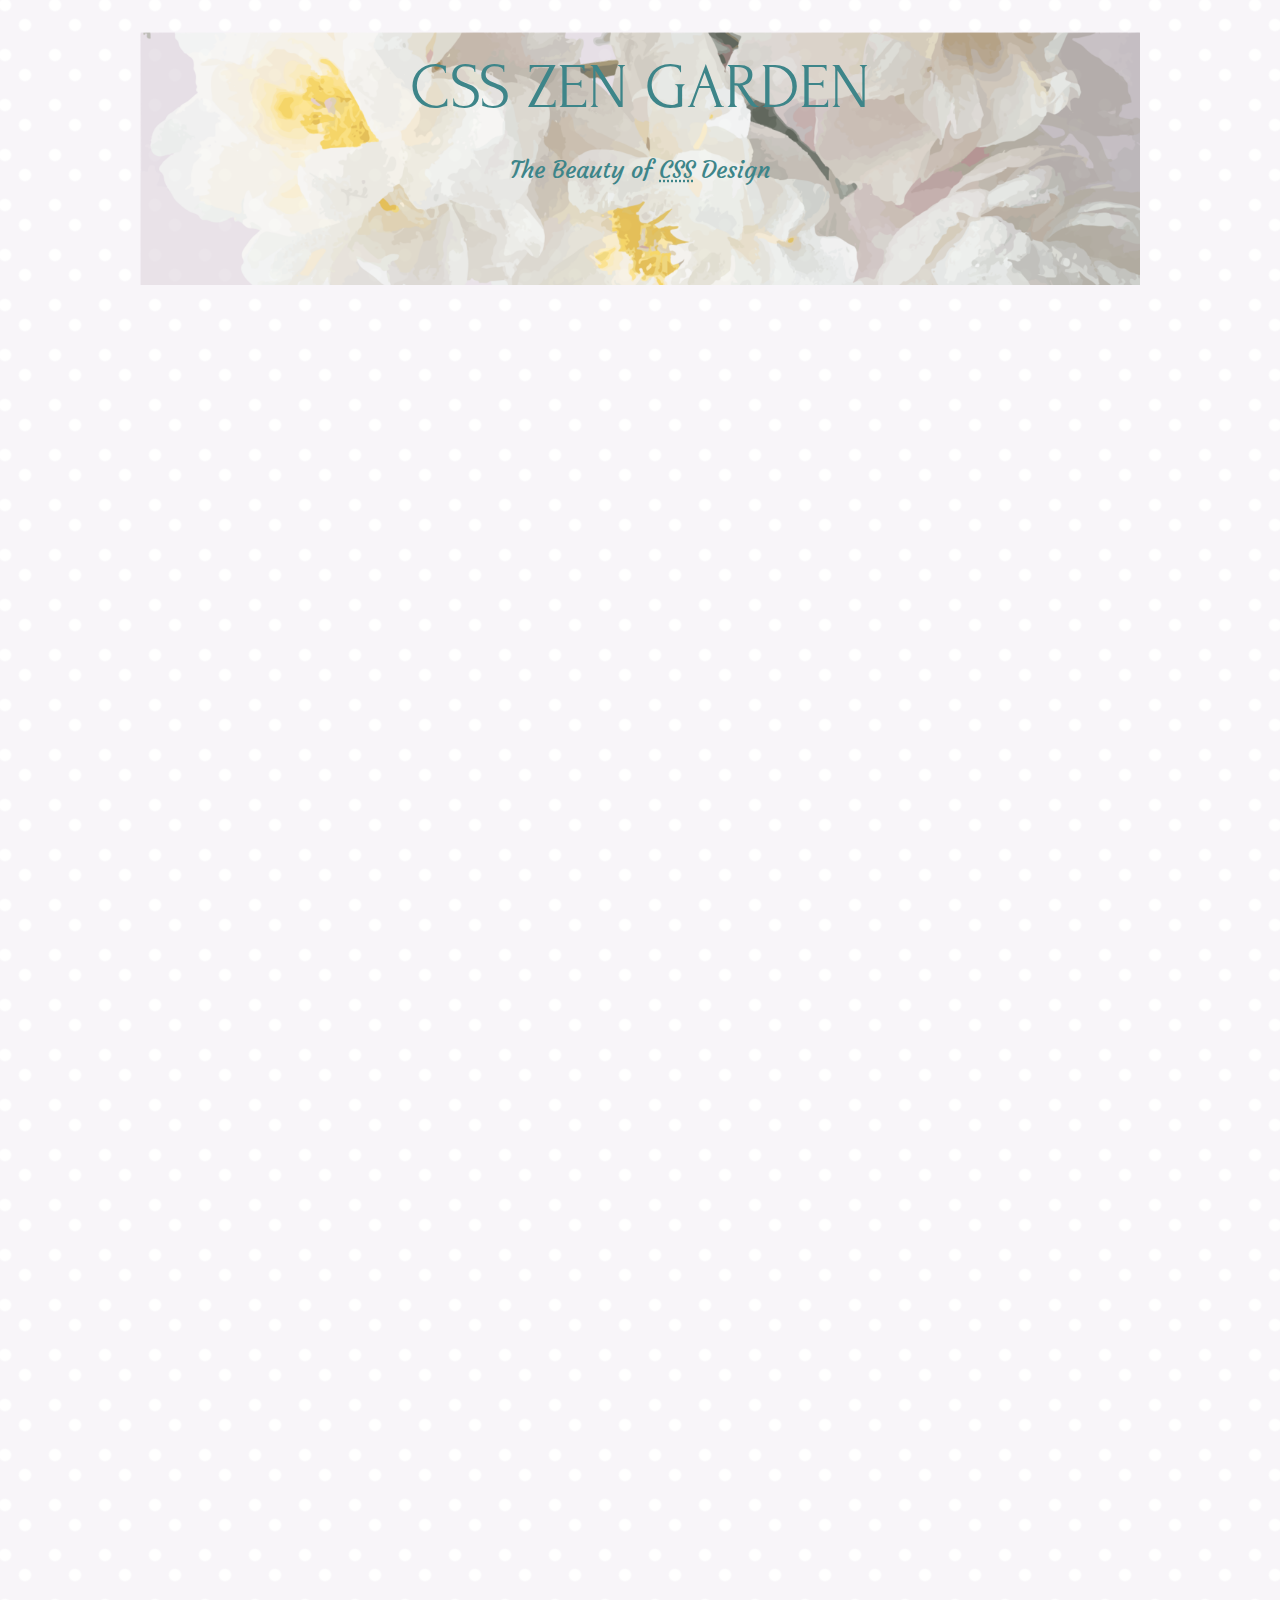
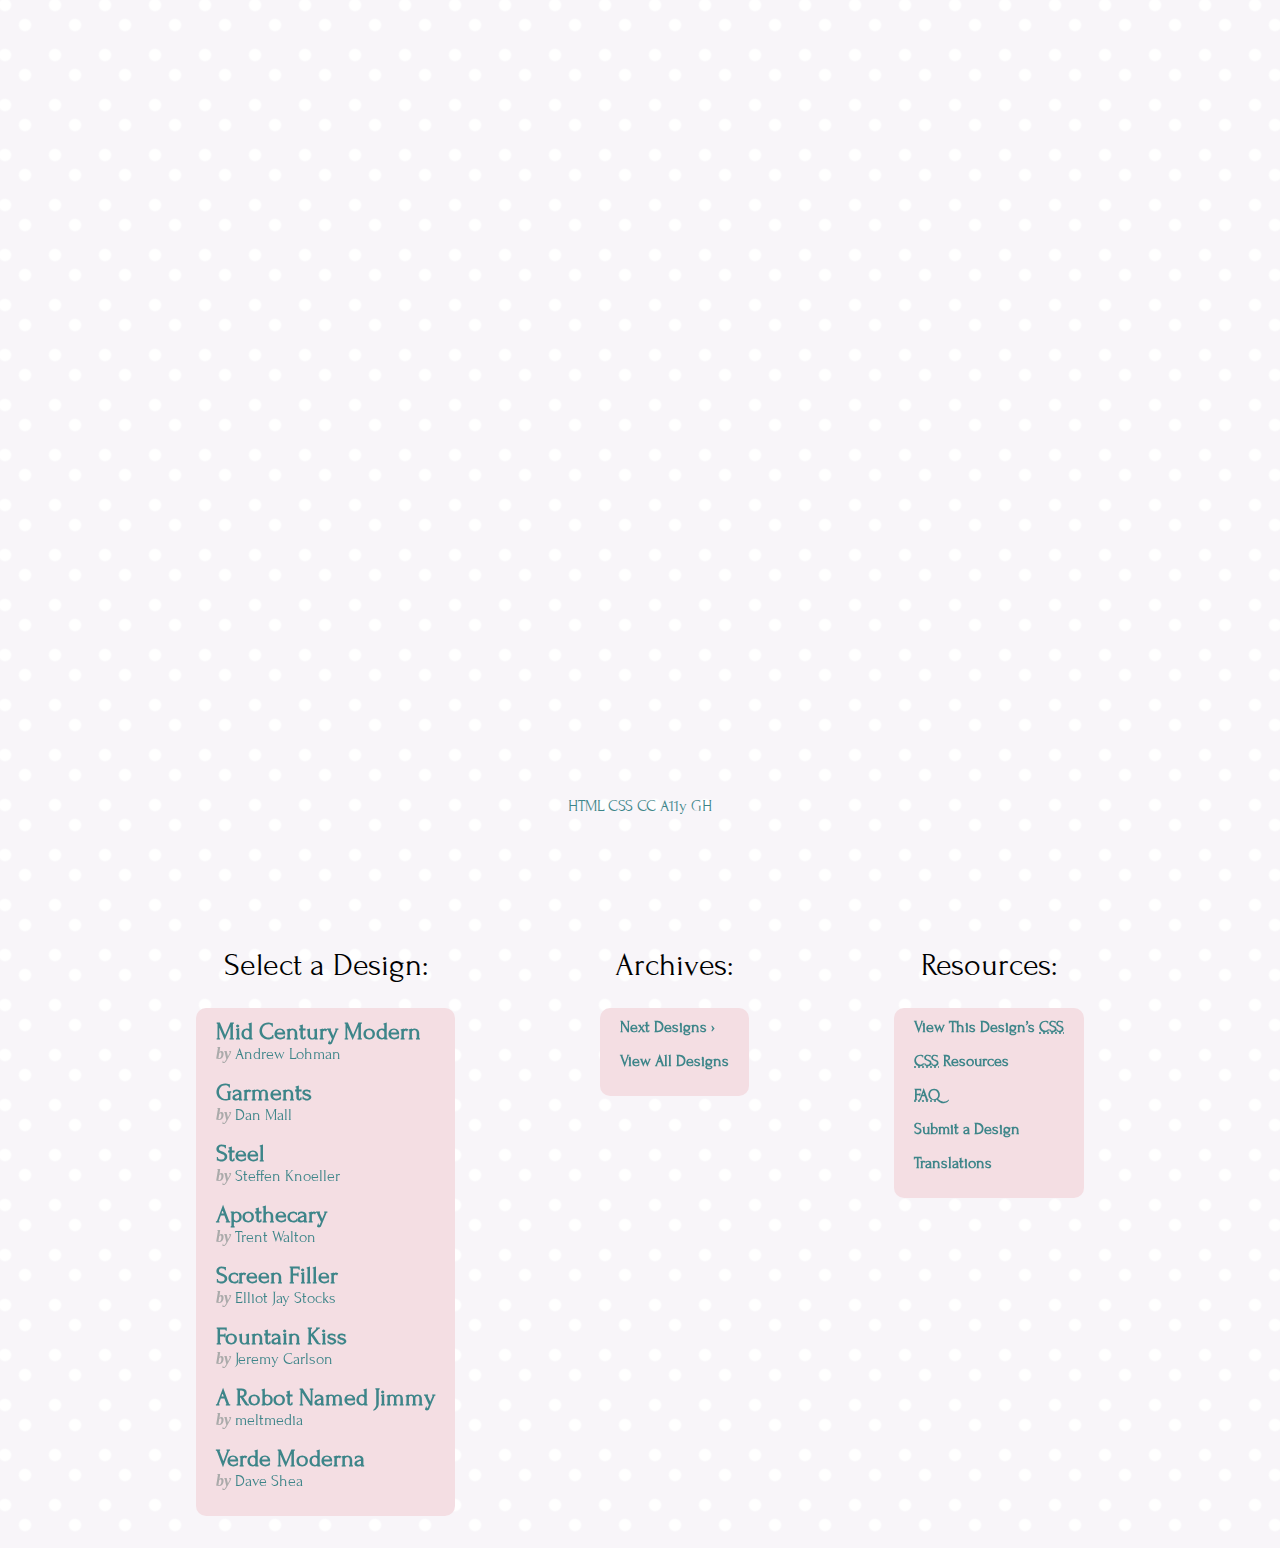
<file: florals/index.html>
<!DOCTYPE html>
<html lang="en">
  <head>
    <meta charset="UTF-8" />
    <meta name="viewport" content="width=device-width, initial-scale=1.0" />
    <title>Zen style guide</title>
    <link rel="stylesheet" href="style.css" />
  </head>
  <body>
    <div class="page-wraher">
      <section class="intro" id="zen-intro">
        <header role="banner">
          <h1>CSS Zen Garden</h1>
          <h2>
            The Beauty of <abbr title="Cascading Style Sheets">CSS</abbr> Design
          </h2>
        </header>

        <div class="summary" id="zen-summary" role="article">
          <p>
            A demonstration of what can be accomplished through
            <abbr title="Cascading Style Sheets">CSS</abbr>-based design. Select
            any style sheet from the list to load it into this page.
          </p>
          <p>
            Download the example
            <a
              href="/examples/index"
              title="This page's source HTML code, not to be modified."
              >html file</a
            >
            and
            <a
              href="/examples/style.css"
              title="This page's sample CSS, the file you may modify."
              >css file</a
            >
          </p>
        </div>
      </section>
        <div class="preamble" id="zen-preamble" role="article">
          <h3>The Road to Enlightenment</h3>
          <p>
            Littering a dark and dreary road lay the past relics of
            browser-specific tags, incompatible
            <abbr title="Document Object Model">DOM</abbr>s, broken
            <abbr title="Cascading Style Sheets">CSS</abbr> support, and
            abandoned browsers.
          </p>
          <p>
            We must clear the mind of the past. Web enlightenment has been
            achieved thanks to the tireless efforts of folk like the
            <abbr title="World Wide Web Consortium">W3C</abbr>,
            <abbr title="Web Standards Project">WaSP</abbr>, and the major
            browser creators.
          </p>
          <p>
            The CSS Zen Garden invites you to relax and meditate on the
            important lessons of the masters. Begin to see with clarity. Learn
            to use the time-honored techniques in new and invigorating fashion.
            Become one with the web.
          </p>
        </div>

  
      <div class="mainsupporting" id="zen-supporting" role="main">
        <div class="explanation" id="zen-explanation" role="article">
          <h3>So What is This About?</h3>
          <p>
            There is a continuing need to show the power of
            <abbr title="Cascading Style Sheets">CSS</abbr>. The Zen Garden aims
            to excite, inspire, and encourage participation. To begin, view some
            of the existing designs in the list. Clicking on any one will load
            the style sheet into this very page. The
            <abbr title="HyperText Markup Language">HTML</abbr> remains the
            same, the only thing that has changed is the external
            <abbr title="Cascading Style Sheets">CSS</abbr> file. Yes, really.
          </p>
          <p>
            <abbr title="Cascading Style Sheets">CSS</abbr> allows complete and
            total control over the style of a hypertext document. The only way
            this can be illustrated in a way that gets people excited is by
            demonstrating what it can truly be, once the reins are placed in the
            hands of those able to create beauty from structure. Designers and
            coders alike have contributed to the beauty of the web; we can
            always push it further.
          </p>
        </div>


        <div class="participation" id="zen-participation" role="article">
          <h3>Participation</h3>
          <p>
            Strong visual design has always been our focus. You are modifying
            this page, so strong
            <abbr title="Cascading Style Sheets">CSS</abbr> skills are necessary
            too, but the example files are commented well enough that even
            <abbr title="Cascading Style Sheets">CSS</abbr> novices can use them
            as starting points. Please see the
            <a
              href="http://www.mezzoblue.com/zengarden/resources/"
              title="A listing of CSS-related resources"
              ><abbr title="Cascading Style Sheets">CSS</abbr> Resource Guide</a
            >
            for advanced tutorials and tips on working with
            <abbr title="Cascading Style Sheets">CSS</abbr>.
          </p>
          <p>
            You may modify the style sheet in any way you wish, but not the
            <abbr title="HyperText Markup Language">HTML</abbr>. This may seem
            daunting at first if you&#8217;ve never worked this way before, but
            follow the listed links to learn more, and use the sample files as a
            guide.
          </p>
          <p>
            Download the sample
            <a
              href="/examples/index"
              title="This page's source HTML code, not to be modified."
              >HTML</a
            >
            and
            <a
              href="/examples/style.css"
              title="This page's sample CSS, the file you may modify."
              >CSS</a
            >
            to work on a copy locally. Once you have completed your masterpiece
            (and please, don&#8217;t submit half-finished work) upload your
            <abbr title="Cascading Style Sheets">CSS</abbr> file to a web server
            under your control.
            <a
              href="http://www.mezzoblue.com/zengarden/submit/"
              title="Use the contact form to send us your CSS file"
              >Send us a link</a
            >
            to an archive of that file and all associated assets, and if we
            choose to use it we will download it and place it on our server.
          </p>
        </div>


        <div class="benefits" id="zen-benefits" role="article">
          <h3>Benefits</h3>
          <p>
            Why participate? For recognition, inspiration, and a resource we can
            all refer to showing people how amazing
            <abbr title="Cascading Style Sheets">CSS</abbr> really can be. This
            site serves as equal parts inspiration for those working on the web
            today, learning tool for those who will be tomorrow, and gallery of
            future techniques we can all look forward to.
          </p>
        </div>


        <div class="requirements" id="zen-requirements" role="article">
          
          <h3>Requirements</h3>
          <p>
            Where possible, we would like to see mostly
            <abbr title="Cascading Style Sheets, levels 1 and 2"
              >CSS 1 &amp; 2</abbr
            >
            usage.
            <abbr title="Cascading Style Sheets, levels 3 and 4"
              >CSS 3 &amp; 4</abbr
            >
            should be limited to widely-supported elements only, or strong
            fallbacks should be provided. The CSS Zen Garden is about
            functional, practical
            <abbr title="Cascading Style Sheets">CSS</abbr> and not the latest
            bleeding-edge tricks viewable by 2% of the browsing public. The only
            real requirement we have is that your
            <abbr title="Cascading Style Sheets">CSS</abbr> validates.
          </p>
          <p>
            Luckily, designing this way shows how well various browsers have
            implemented <abbr title="Cascading Style Sheets">CSS</abbr> by now.
            When sticking to the guidelines you should see fairly consistent
            results across most modern browsers. Due to the sheer number of user
            agents on the web these days &#8212; especially when you factor in
            mobile &#8212; pixel-perfect layouts may not be possible across
            every platform. That&#8217;s okay, but do test in as many as you
            can. Your design should work in at least IE9+ and the latest Chrome,
            Firefox, iOS and Android browsers (run by over 90% of the
            population).
          </p>
          <p>
            We ask that you submit original artwork. Please respect copyright
            laws. Please keep objectionable material to a minimum, and try to
            incorporate unique and interesting visual themes to your work.
            We&#8217;re well past the point of needing another garden-related
            design.
          </p>
          <p>
            This is a learning exercise as well as a demonstration. You retain
            full copyright on your graphics (with limited exceptions, see
            <a href="http://www.mezzoblue.com/zengarden/submit/guidelines/"
              >submission guidelines</a
            >), but we ask you release your
            <abbr title="Cascading Style Sheets">CSS</abbr> under a Creative
            Commons license identical to the
            <a
              href="http://creativecommons.org/licenses/by-nc-sa/3.0/"
              title="View the Zen Garden's license information."
              >one on this site</a
            >
            so that others may learn from your work.
          </p>
          <p role="contentinfo">
            By <a href="http://www.mezzoblue.com/">Dave Shea</a>. Bandwidth
            graciously donated by
            <a href="http://www.mediatemple.net/">mediatemple</a>. Now
            available:
            <a
              href="http://www.amazon.com/exec/obidos/ASIN/0321303474/mezzoblue-20/"
              >Zen Garden, the book</a
            >.
          </p>
          
        </div>
    
        <footer>
          <a
            href="http://validator.w3.org/check/referer"
            title="Check the validity of this site&#8217;s HTML"
            class="zen-validate-html"
            >HTML</a
          >
          <a
            href="http://jigsaw.w3.org/css-validator/check/referer"
            title="Check the validity of this site&#8217;s CSS"
            class="zen-validate-css"
            >CSS</a
          >
          <a
            href="http://creativecommons.org/licenses/by-nc-sa/3.0/"
            title="View the Creative Commons license of this site: Attribution-NonCommercial-ShareAlike."
            class="zen-license"
            >CC</a
          >
          <a
            href="http://mezzoblue.com/zengarden/faq/#aaa"
            title="Read about the accessibility of this site"
            class="zen-accessibility"
            >A11y</a
          >
          <a
            href="https://github.com/mezzoblue/csszengarden.com"
            title="Fork this site on Github"
            class="zen-github"
            >GH</a
          >
        </footer>
      <!-- </div> -->
    </div>

      <aside class="sidebar" role="complementary">
        <div class="wrapper">

          <div class="design-selection" id="design-selection">
            <div class="content">
              <h3 class="select">Select a Design:</h3>
            <nav role="navigation">
              <ul>
                <li>
                  <a href="/221/" class="design-name">Mid Century Modern</a> by
                  <a href="http://andrewlohman.com/" class="designer-name"
                    >Andrew Lohman</a
                  >
                </li>
                <li>
                  <a href="/220/" class="design-name">Garments</a> by
                  <a href="http://danielmall.com/" class="designer-name"
                    >Dan Mall</a
                  >
                </li>
                <li>
                  <a href="/219/" class="design-name">Steel</a> by
                  <a href="http://steffen-knoeller.de" class="designer-name"
                    >Steffen Knoeller</a
                  >
                </li>
                <li>
                  <a href="/218/" class="design-name">Apothecary</a> by
                  <a href="http://trentwalton.com" class="designer-name"
                    >Trent Walton</a
                  >
                </li>
                <li>
                  <a href="/217/" class="design-name">Screen Filler</a> by
                  <a href="http://elliotjaystocks.com/" class="designer-name"
                    >Elliot Jay Stocks</a
                  >
                </li>
                <li>
                  <a href="/216/" class="design-name">Fountain Kiss</a> by
                  <a href="http://jeremycarlson.com" class="designer-name"
                    >Jeremy Carlson</a
                  >
                </li>
                <li>
                  <a href="/215/" class="design-name">A Robot Named Jimmy</a> by
                  <a href="http://meltmedia.com/" class="designer-name"
                    >meltmedia</a
                  >
                </li>
                <li>
                  <a href="/214/" class="design-name">Verde Moderna</a> by
                  <a href="http://www.mezzoblue.com/" class="designer-name"
                    >Dave Shea</a
                  >
                </li>
              </ul>
            </nav>
            </div>
               
            
          </div>

          <div class="design-archives" id="design-archives">
            <h3 class="archives">Archives:</h3>
            <nav role="navigation">
              <ul>
                <li class="next">
                  <a href="/214/page1">
                    Next Designs <span class="indicator">&rsaquo;</span>
                  </a>
                </li>
                <li class="viewall">
                  <a
                    href="http://www.mezzoblue.com/zengarden/alldesigns/"
                    title="View every submission to the Zen Garden."
                  >
                    View All Designs
                  </a>
                </li>
              </ul>
            </nav>
          </div>

          <div class="zen-resources" id="zen-resources">
            <h3 class="resources">Resources:</h3>
            <ul>
              <li class="view-css">
                <a
                  href="style.css"
                  title="View the source CSS file of the currently-viewed design."
                >
                  View This Design&#8217;s
                  <abbr title="Cascading Style Sheets">CSS</abbr>
                </a>
              </li>
              <li class="css-resources">
                <a
                  href="http://www.mezzoblue.com/zengarden/resources/"
                  title="Links to great sites with information on using CSS."
                >
                  <abbr title="Cascading Style Sheets">CSS</abbr> Resources
                </a>
              </li>
              <li class="zen-faq">
                <a
                  href="http://www.mezzoblue.com/zengarden/faq/"
                  title="A list of Frequently Asked Questions about the Zen Garden."
                >
                  <abbr title="Frequently Asked Questions">FAQ</abbr>
                </a>
              </li>
              <li class="zen-submit">
                <a
                  href="http://www.mezzoblue.com/zengarden/submit/"
                  title="Send in your own CSS file."
                >
                  Submit a Design
                </a>
              </li>
              <li class="zen-translations">
                <a
                  href="http://www.mezzoblue.com/zengarden/translations/"
                  title="View translated versions of this page."
                >
                  Translations
                </a>
              </li>
            </ul>
          </div>
        </div>
      </aside>
    </div>
  </body>
</html>
</file>
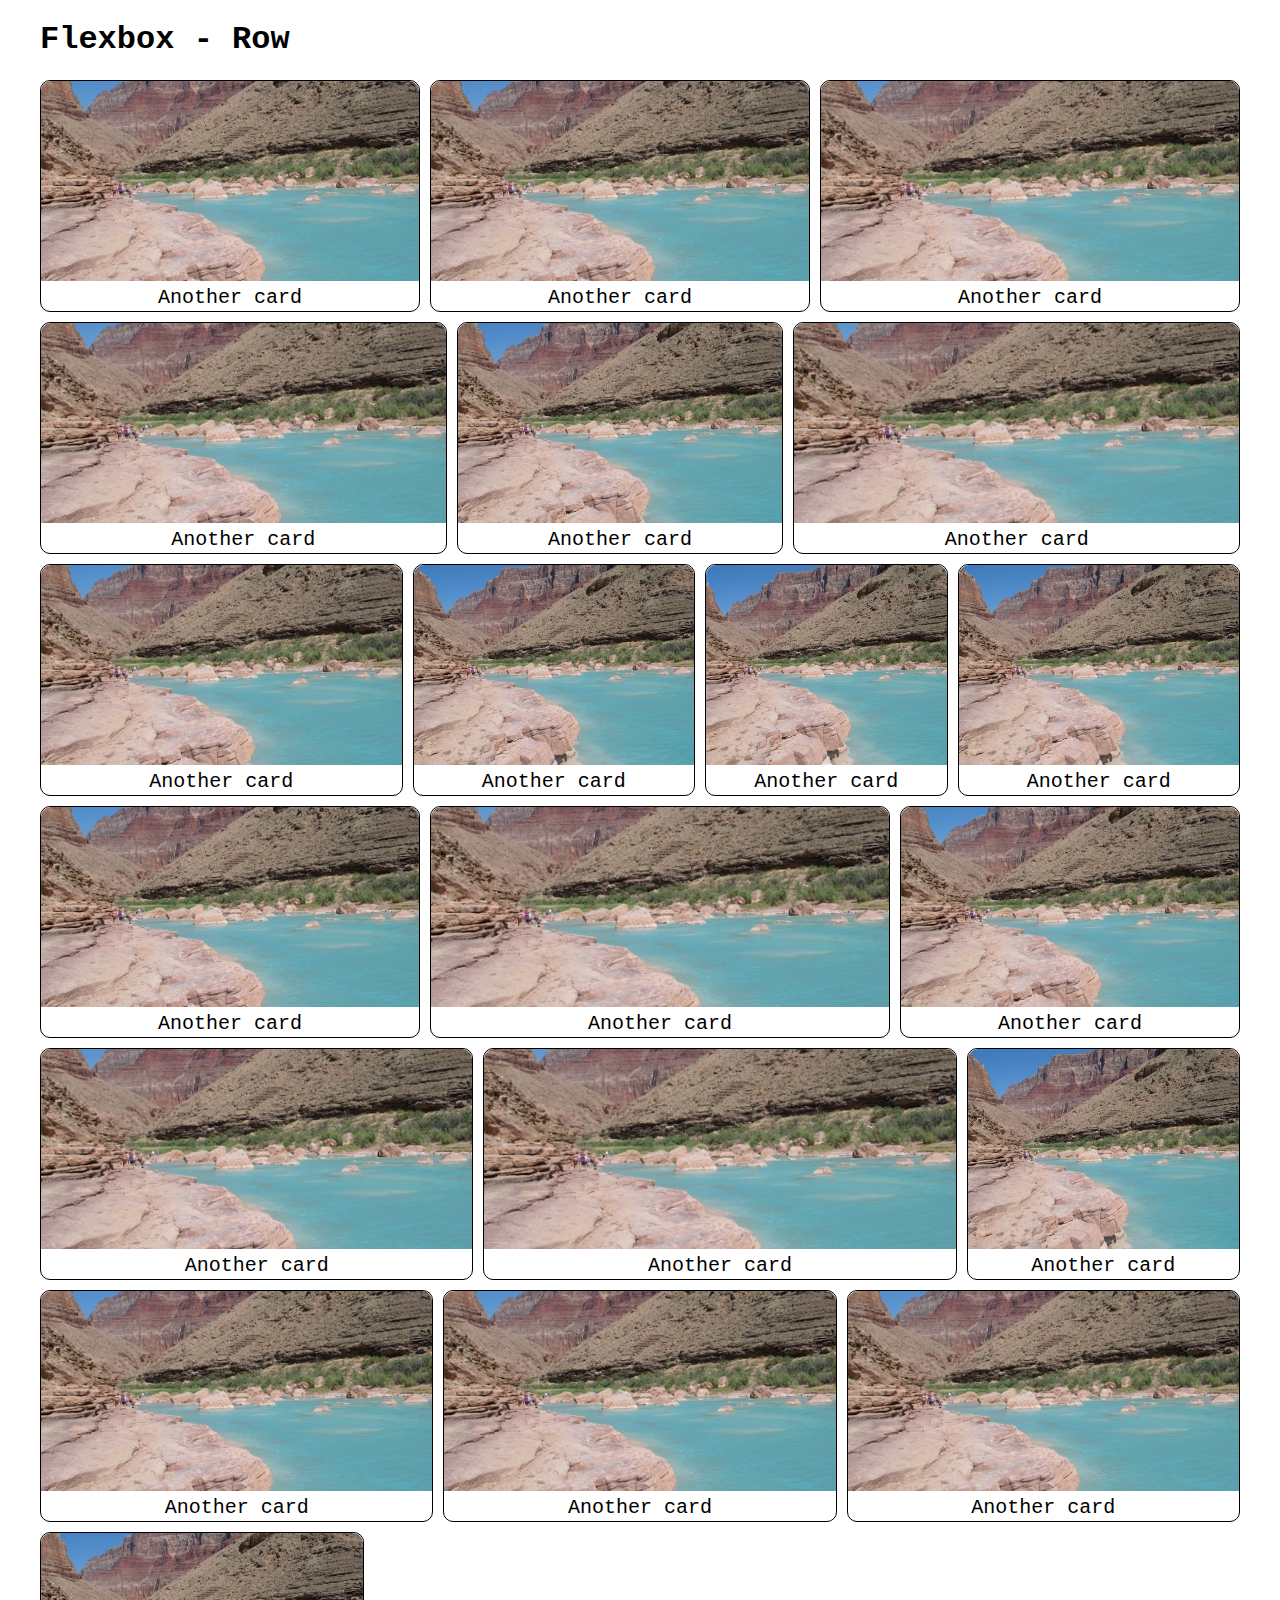
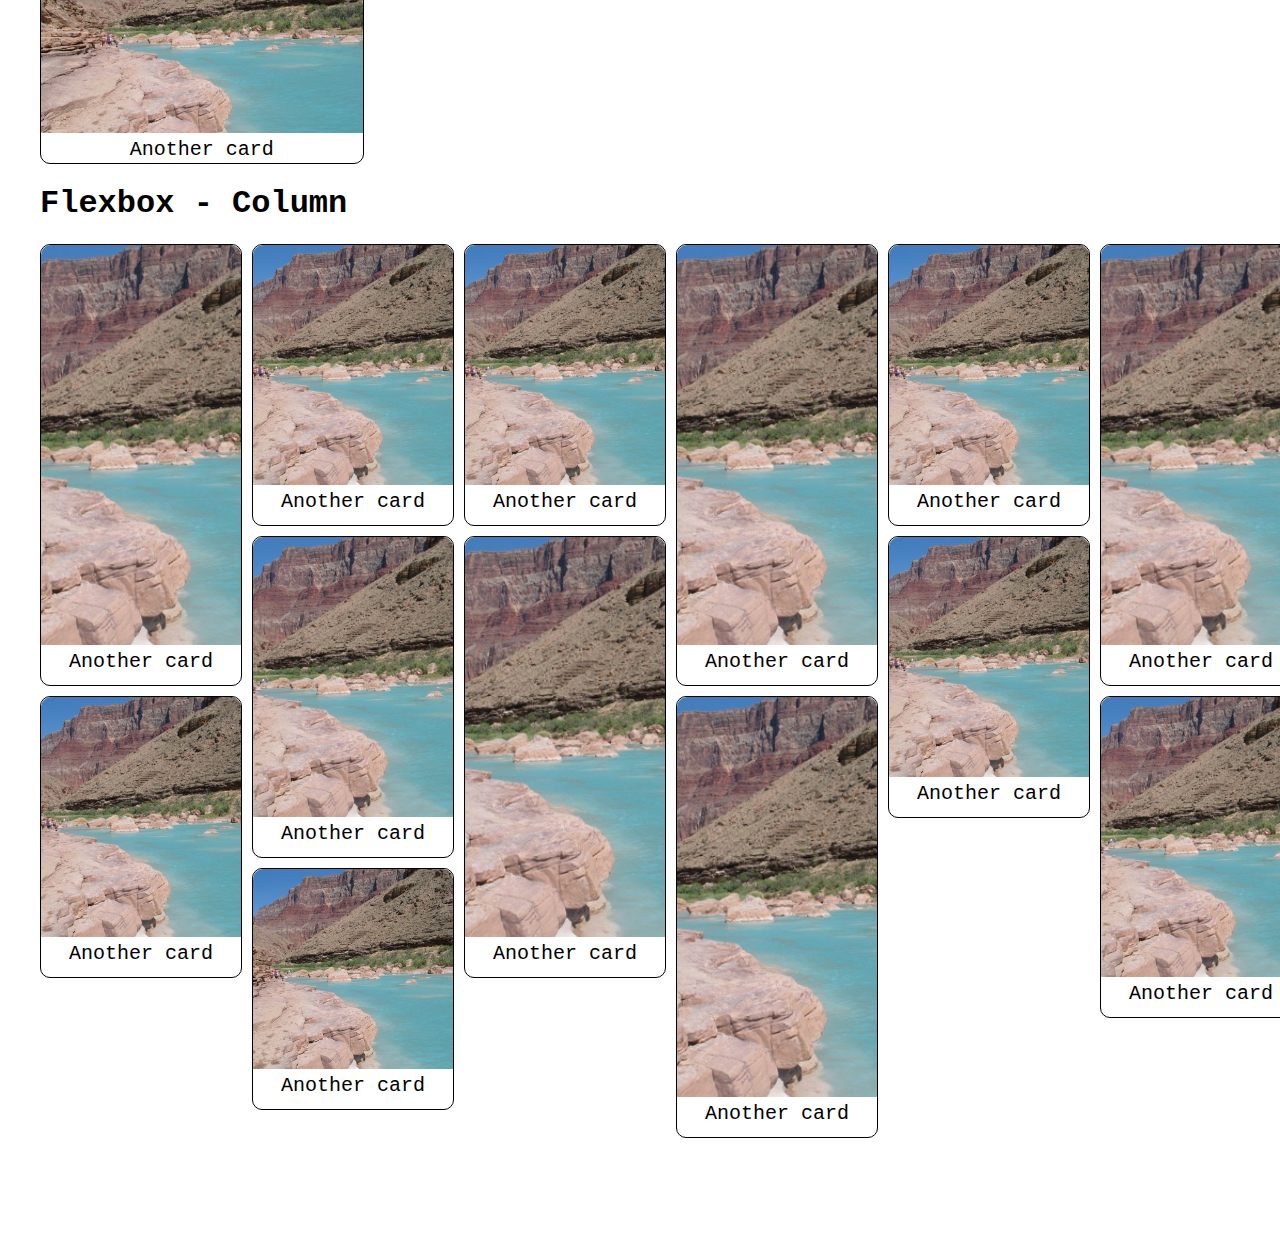
<file: W11_Flexbox_Murphy/index.html>
<!DOCTYPE html>
<html lang="en">
  <head>
    <meta charset="UTF-8" />
    <meta http-equiv="X-UA-Compatible" content="IE=edge" />
    <meta name="viewport" content="width=device-width, initial-scale=1.0" />
    <title>Document</title>
    <link rel="stylesheet" href="styles.css" />
    <script src="main.js" defer></script>
  </head>
  <body>
    <header></header>
    <main class="card-grid">
      <h1>Flexbox - Row</h1>
      <section class="row-grid"></section>
      <h1>Flexbox - Column</h1>
      <section class="col-grid"></section>
    </main>
  </body>
</html>
</file>
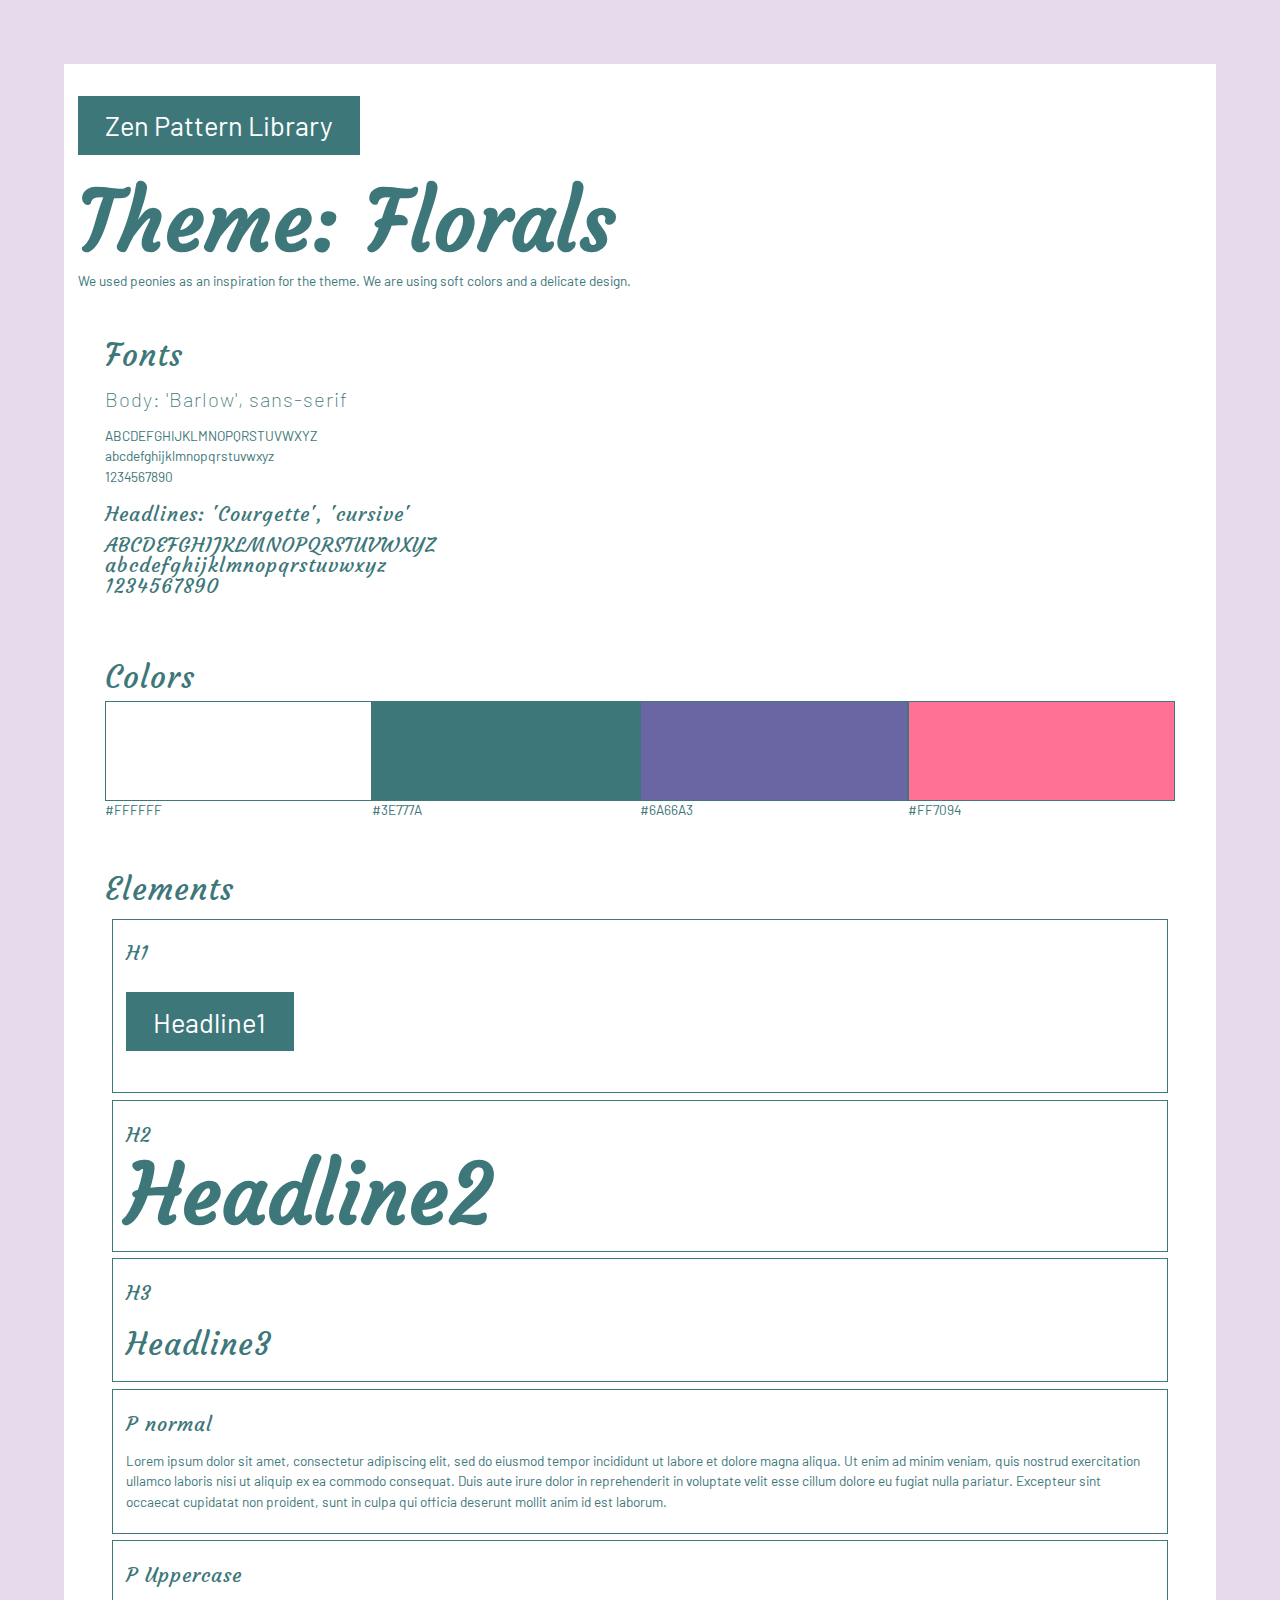
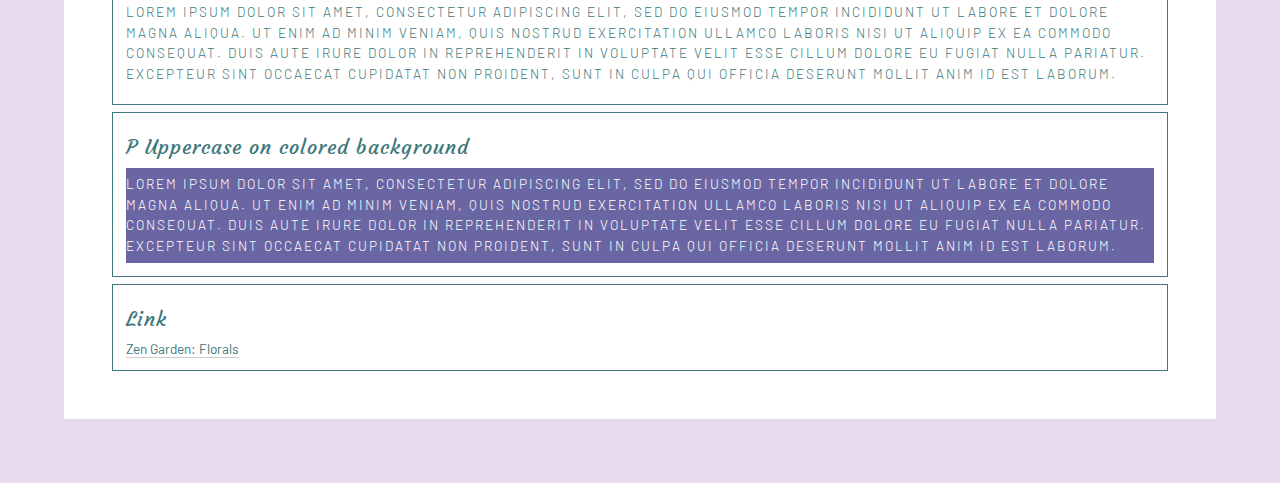
<file: florals/pattern.html>
<!DOCTYPE html>
<html lang="en">
  <head>
    <meta charset="UTF-8" />
    <meta name="viewport" content="width=device-width, initial-scale=1.0" />
    <title>Zen Pattern Library</title>
    <link rel="stylesheet" href="style-pattern.css" />
  </head>
  <body>
    <header>
      <h1 class="forum">
        Zen Pattern Library
      </h1>
    </header>
    <main>
      <h2>Theme: Florals</h2>
      <p class="barlow">
        We used peonies as an inspiration for the theme. We are using soft colors and a delicate design.
      </p>
      <section>
        <h3>Fonts</h3>
        <h4 class="barlow">Body: 'Barlow', sans-serif</h4>
        <p class="barlow">
          ABCDEFGHIJKLMNOPQRSTUVWXYZ<br />
          abcdefghijklmnopqrstuvwxyz<br />
          1234567890
        </p>
        <h4 class="courgette">Headlines: 'Courgette', 'cursive'</h4>
        <h4 class="courgette">
          ABCDEFGHIJKLMNOPQRSTUVWXYZ<br />
          abcdefghijklmnopqrstuvwxyz<br />
          1234567890
        </h4>
      </section>

      <section class="colors">
        <h3>Colors</h3>
        <figure>
          <div class="swatch primary"></div>
          <figcaption>#FFFFFF</figcaption>
        </figure>
        <figure>
          <div class="swatch accent1"></div>
          <figcaption>#3E777A</figcaption>
        </figure>
        <figure>
          <div class="swatch accent2"></div>
          <figcaption>#6A66A3</figcaption>
        </figure>
        <figure>
          <div class="swatch text-dark"></div>
          <figcaption>#FF7094</figcaption>
        </figure>
      </section>

      <section class="elements">
        <h3>Elements</h3>
        <div class="element">
          <h4>H1</h4>
          <h1>Headline1</h1>
        </div>
        <div class="element primary">
          <h4>H2</h4>
          <h2>Headline2</h2>
        </div>
        <div class="element">
          <h4>H3</h4>
          <h3>Headline3</h3>
        </div>
        <div class="element">
          <h4>P normal</h4>
          <p>
            Lorem ipsum dolor sit amet, consectetur adipiscing elit, sed do
            eiusmod tempor incididunt ut labore et dolore magna aliqua. Ut enim
            ad minim veniam, quis nostrud exercitation ullamco laboris nisi ut
            aliquip ex ea commodo consequat. Duis aute irure dolor in
            reprehenderit in voluptate velit esse cillum dolore eu fugiat nulla
            pariatur. Excepteur sint occaecat cupidatat non proident, sunt in
            culpa qui officia deserunt mollit anim id est laborum.
          </p>
        </div>
        <div class="element">
          <h4>P Uppercase</h4>
          <p class="uppercase">
            Lorem ipsum dolor sit amet, consectetur adipiscing elit, sed do
            eiusmod tempor incididunt ut labore et dolore magna aliqua. Ut enim
            ad minim veniam, quis nostrud exercitation ullamco laboris nisi ut
            aliquip ex ea commodo consequat. Duis aute irure dolor in
            reprehenderit in voluptate velit esse cillum dolore eu fugiat nulla
            pariatur. Excepteur sint occaecat cupidatat non proident, sunt in
            culpa qui officia deserunt mollit anim id est laborum.
          </p>
        </div>
        <div class="element">
          <h4>P Uppercase on colored background</h4>
          <p class="uppercase-light primary">
            Lorem ipsum dolor sit amet, consectetur adipiscing elit, sed do
            eiusmod tempor incididunt ut labore et dolore magna aliqua. Ut enim
            ad minim veniam, quis nostrud exercitation ullamco laboris nisi ut
            aliquip ex ea commodo consequat. Duis aute irure dolor in
            reprehenderit in voluptate velit esse cillum dolore eu fugiat nulla
            pariatur. Excepteur sint occaecat cupidatat non proident, sunt in
            culpa qui officia deserunt mollit anim id est laborum.
          </p>
        </div>
        <div class="element">
          <h4>Link</h4>
          <a
            href=""
            rel="noreferrer"
            target="_blank"
            >Zen Garden: Florals</a
          >
        </div>
      </section>
    </main>
  </body>
</html>
</file>
<file: florals/style.css>
/* css Zen Garden*/
/* Your images should be linked as if the CSS file sits in the same folder as the images. ie. no paths. */
@import url("https://fonts.googleapis.com/css2?family=Barlow:wght@300&family=Courgette&family=Forum&display=swap");
h1 {
  font: 300 4em "Forum";
  color: #3d8589;
  text-transform: uppercase;
  margin: 0 0 0.5em;
}

h2 {
  font-weight: 400;
  font-family: "Courgette", cursive;
  color: #3d8589;
  margin: 0;
}

h3 {
  font: 200 2.25em "Courgette", cursive;
  padding: 0.5em 0 0.25em 0;
}

h4 {
  font: 200 1.5em "Courgette", cursive;
  margin: 0.5em 0;
}

p {
  font: 1em/1.5em "Barlow", sans-serif;
  padding: 0.5em 0;
  margin: 0;
}

li {
  color: rgba(51, 55, 69, 0.9);
}

ul {
  list-style-type: none;
}

a {
  position: relative;
  bottom: 0px;
  color: #3d8589;
  text-decoration: none;
  font-family: "Forum";
  transition: bottom 0.2s;
}
a:hover {
  bottom: 5px;
}

.summary a {
  color: #150606;
  font-family: "Courgette", cursive;
}
.summary p {
  font-family: "Courgette", cursive;
  text-align: right;
}

.intro {
  padding: 2%;
}

* {
  margin: 0;
  padding: 0;
}

body {
  padding: 1em;
  width: auto;
  margin: auto;
  background-color: #f8f5f9;
  background-image: radial-gradient(white 15%, transparent 20%), radial-gradient(white 15%, transparent 20%);
  background-size: 50px 50px;
  background-position: 0 0, 30px 30px;
}

.page-wraher {
  display: grid;
  grid-template-columns: 22% 1fr 22%;
  grid-gap: 1em;
  text-align: center;
}

/*-------------------------------------------    
	ANIMATIONS KEYFRAMES
-------------------------------------------*/
@keyframes image1 {
  0% {
    background-image: url(sunflower.png);
  }
  33% {
    background-image: url(lightpinkpeony.png);
  }
  66% {
    background-image: url(yellowflower.png);
  }
  100% {
    background-image: url(pinkrose.png);
  }
}
@keyframes image2 {
  0% {
    background-image: url(pinkrose.png);
  }
  33% {
    background-image: url(peachpeony.png);
  }
  66% {
    background-image: url(sunflower.png);
  }
  100% {
    background-image: url(lightpinkpeony.png);
  }
}
@keyframes image3 {
  0% {
    background-image: url(lightpinkpeony.png);
  }
  33% {
    background-image: url(yellowflower.png);
  }
  66% {
    background-image: url(peachpeony.png);
  }
  100% {
    background-image: url(mediumpinkpeony.png);
  }
}
@keyframes appear {
  0% {
    opacity: 0;
  }
  50% {
    opacity: 1;
  }
  100% {
    opacity: 0;
  }
}
@keyframes appear-down {
  0% {
    top: -10%;
  }
  50% {
    top: 30%;
  }
  100% {
    top: 0;
  }
}
@keyframes FADEY {
  0% {
    opacity: 0;
  }
  100% {
    opacity: 1;
  }
}
/*-------------------------------------------    
	ANIMATIONS 
-------------------------------------------*/
.intro {
  animation-name: FADEY;
  animation-duration: 1s;
  animation-timing-function: ease-in-out;
  animation-iteration-count: 1;
}

[role=article] {
  opacity: 0;
  animation-name: FADEY;
  animation-duration: 1s;
  animation-timing-function: ease-in-out;
  animation-delay: 0.5s;
  animation-fill-mode: forwards;
  animation-iteration-count: 1;
}

/*-------------------------------------------    
	ADDED CONTENT WITH CSS
-------------------------------------------*/
#zen-preamble::before {
  content: "";
  background-image: url(singlerose.png);
  background-repeat: no-repeat;
  position: absolute;
  top: 0;
  width: 100%;
  height: 100%;
  background-position: left center;
  left: -230px;
  animation: appear 5s linear infinite;
}

#zen-explanation::before {
  content: "";
  background-image: url(yellowflower.png);
  background-repeat: no-repeat;
  position: absolute;
  top: 0;
  width: 100%;
  height: 100%;
  background-position: right center;
  right: -255px;
  animation: appear 5s linear infinite;
}

#zen-participation::before {
  content: "";
  background-image: url(lightpinkpeony.png);
  background-repeat: no-repeat;
  position: absolute;
  top: 0;
  width: 100%;
  height: 100%;
  background-position: left center;
  left: -260px;
  animation: appear 5s linear infinite;
}

#zen-benefits::before {
  content: "";
  background-image: url(mediumpinkpeony.png);
  background-repeat: no-repeat;
  position: absolute;
  top: 0;
  width: 100%;
  height: 100%;
  background-position: right center;
  right: -270px;
  animation: appear 5s linear infinite;
}

#zen-requirements::before {
  content: "";
  background-image: url(LongFlower.png);
  background-repeat: no-repeat;
  position: absolute;
  top: 0;
  width: 100%;
  height: 100%;
  background-position: left center;
  left: -320px;
  filter: drop-shadow(10px 10px 10px rgba(239, 235, 235, 0.6));
  animation: appear 5s linear infinite;
}

.design-selection::before {
  animation: image1 10s infinite alternate;
}

.design-archives::before {
  animation: image2 10s infinite alternate;
}

.zen-resources::before {
  animation: image3 10s infinite alternate;
}

/*-------------------------------------------    
	INTRO 
-------------------------------------------*/
.intro {
  grid-column: 2/3;
  background-image: url(banneropaque.png);
  background-repeat: no-repeat;
  background-size: 100% auto;
  grid-column: 1/-1;
  grid-row: 1/2;
}

/*-------------------------------------------    
	PREAMBLE 
-------------------------------------------*/
.preamble {
  grid-column: 2/3;
  position: relative;
}
.preamble::after {
  content: "";
  display: block;
  width: 100%;
  height: 250px;
  background-image: linear-gradient(24deg, hotpink, pink, rgb(186, 131, 204));
  background-size: cover;
  -webkit-mask: url(peony.png);
  -webkit-mask-size: contain;
  -webkit-mask-repeat: no-repeat;
  -webkit-mask-position: center;
}

/*-------------------------------------------    
	MAINSUPPORTING 
-------------------------------------------*/
.mainsupporting {
  grid-column: 2/3;
}

.explanation,
.participation,
.benefits,
.requirements {
  position: relative;
}

/*-------------------------------------------    
	SIDEBAR 
-------------------------------------------*/
.sidebar {
  grid-column: 1/-1;
  background-image: linear-gradient(180deg, rgba(255, 255, 255, 0), #f4dee3);
}

.wrapper {
  display: block;
}

.design-selection,
.design-archives,
.zen-resources {
  text-align: center;
}
.design-selection::before,
.design-archives::before,
.zen-resources::before {
  content: "";
  display: block;
  width: 100px;
  height: 100px;
  margin: auto;
  position: relative;
  top: 0px;
  background-repeat: no-repeat;
  background-position: center bottom;
  background-size: contain;
}
.design-selection li,
.design-archives li,
.zen-resources li {
  font-size: 1.3rem;
  margin-bottom: 1rem;
  font-weight: bold;
}

h3.select,
h3.archives,
h3.resources {
  font: 2rem "Forum";
  text-align: center;
  padding-bottom: 25px;
  color: black;
}

.design-selection li {
  color: #aaa;
  font-style: italic;
}

a.design-name {
  display: block;
  font-size: 1.5rem;
  font-style: normal;
}

a.designer-name {
  font-style: normal;
  font-weight: 100;
}

/*-------------------------------------------    
		SMALL SCREEN
-------------------------------------------*/
@media screen and (max-width: 499px) {
  body {
    max-width: 499px;
    margin: 0 auto;
    padding: 1em;
    background-size: 20px 20px;
  }
  .page-wraher {
    display: block;
  }
  .intro {
    background-image: url(banneropaque.png);
    background-size: auto;
    padding: 5px;
  }
  .preamble,
  .mainsupporting,
  .participation,
  .benefits,
  .requirements {
    text-align: center;
  }
  .preamble p,
  .mainsupporting p,
  .participation p,
  .benefits p,
  .requirements p {
    text-align: justify;
  }
  #zen-explanation::before,
  #zen-preamble::before,
  #zen-participation::before,
  #zen-benefits::before,
  #zen-requirements::before {
    background-image: none;
  }
  a.design-name {
    font-size: 1.25rem;
  }
  a.designer-name {
    font-size: 1.05rem;
  }
}
/*-------------------------------------------    
		MEDIUM SCREEN
-------------------------------------------*/
@media screen and (min-width: 768px) {
  .preamble {
    grid-column: 2/3;
    position: relative;
  }
  .preamble::after {
    content: none;
  }
  .sidebar {
    grid-column: 1/-1;
    background-image: none;
  }
  .wrapper {
    display: flex;
    gap: 2rem;
    justify-content: space-around;
  }
  .design-selection,
  .design-archives,
  .zen-resources {
    text-align: left;
  }
  .design-selection ul,
  .design-archives ul,
  .zen-resources ul {
    background-color: #f4dee3;
    padding: 10px 20px;
    border-radius: 10px;
    will-change: transform;
    transition: transform 450ms;
  }
  .design-selection ul:hover,
  .design-archives ul:hover,
  .zen-resources ul:hover {
    background-color: lightgray;
    transform: translateY(25px);
  }
  a.design-name {
    font-size: 1.25rem;
  }
}
/*-------------------------------------------    
	LARGE SCREEN
-------------------------------------------*/
@media screen and (min-width: 1200px) {
  body {
    padding: 2em;
    width: 1000px;
  }
  .wrapper {
    display: flex;
    gap: 2rem;
    justify-content: space-around;
  }
  .design-selection li,
  .design-archives li,
  .zen-resources li {
    font-size: 1rem;
  }
  a.design-name {
    font-size: 1.5rem;
  }
}

/*# sourceMappingURL=style.css.map */
</file>
<file: W11_Flexbox_Murphy/styles.css>
main {
  max-width: 1200px;
  margin: auto;
  font-family: "Courier New", Courier, monospace;
}

/* ROW--------------------------*/
.row-grid {
  margin-bottom: 10px;
  display: flex;
  flex-flow: row wrap;
  justify-content: space-between;
  align-items: stretch;
  gap: 10px;
}
.row-grid::after {
  content: "";
  display: block;
  flex-grow: 1000;
}
.row-grid .card img {
  height: 200px;
  width: 100%;
  object-fit: cover;
  border-radius: 10px 10px 0 0;
}
.row-grid .card {
  flex: 2 1 auto;
  height: 325px;
  background-image: blue;
  border: 1px solid black;
  padding-bottom: 30px;
  border-radius: 10px;
}

/* COLUMN--------------------------*/
.col-grid {
  display: flex;
  flex-flow: column wrap;
  align-content: space-between;
  height: 1000px;
  gap: 10px;
}
.col-grid .card {
  background-image: blue;
  border: 1px solid black;
  border-radius: 10px;
  padding-bottom: 40px;
  background-size: cover;
}
.col-grid .card img {
  width: 200px;
  height: 100%;
  border-radius: 10px 10px 0 0;
  object-fit: cover;
}

.card h2 {
  text-align: center;
  font-size: 1.25em;
  margin-top: 0px;
  color: black;
  font-weight: 100;
}

/*# sourceMappingURL=styles.css.map */
</file>
<file: florals/style-pattern.css>
@import url("https://fonts.googleapis.com/css2?family=Barlow:wght@300&family=Courgette&family=Forum&display=swap");
@import url("https://fonts.googleapis.com/css2?family=Barlow:wght@300&family=Courgette&family=Forum&display=swap");
@import url("https://fonts.googleapis.com/css2?family=Barlow:wght@300&family=Courgette&family=Forum&display=swap");
@import url("https://fonts.googleapis.com/css2?family=Barlow:wght@300&family=Courgette&family=Forum&display=swap");
@import url("https://fonts.googleapis.com/css2?family=Barlow:wght@300&family=Courgette&family=Forum&display=swap");
@import url("https://fonts.googleapis.com/css2?family=Barlow:wght@300&family=Courgette&family=Forum&display=swap");
@import url("https://fonts.googleapis.com/css2?family=Barlow:wght@300&family=Courgette&family=Forum&display=swap");
h2,
h3,
h4 {
  font-family: "Courgette", cursive;
  margin: 0; }

h1 {
  background: #3E777A;
  color: #fff;
  display: inline-block;
  font-weight: normal;
  margin-bottom: 1em;
  padding: 0.5em 1em; }

h2 {
  color: #3E777A;
  font-weight: 900;
  /* Heavy */
  font-size: 6em;
  letter-spacing: 1px;
  line-height: 1em; }

h3 {
  font-size: 2.25em;
  font-weight: 200;
  /* Thin */
  letter-spacing: 1px;
  line-height: 1em;
  padding: 0.5em 0 0.25em 0; }

h4 {
  font-size: 1.5em;
  font-weight: 200;
  /* Thin */
  letter-spacing: 1px;
  line-height: 1em;
  margin: 0.5em 0; }

p {
  font-family: "Barlow", sans-serif;
  font-size: 1em;
  line-height: 1.5em;
  padding: 0.5em 0;
  margin: 0; }

a {
  border-bottom: 1px solid rgba(0, 0, 0, 0.2);
  color: #3E777A;
  text-decoration: none;
  transition: border-color 0.2s ease-in-out; }

a:hover {
  border-color: #3E777A; }

h2,
h3,
h4 {
  font-family: "Courgette", cursive;
  margin: 0; }

h1 {
  background: #3E777A;
  color: #fff;
  display: inline-block;
  font-weight: normal;
  margin-bottom: 1em;
  padding: 0.5em 1em; }

h2 {
  color: #3E777A;
  font-weight: 900;
  /* Heavy */
  font-size: 6em;
  letter-spacing: 1px;
  line-height: 1em; }

h3 {
  font-size: 2.25em;
  font-weight: 200;
  /* Thin */
  letter-spacing: 1px;
  line-height: 1em;
  padding: 0.5em 0 0.25em 0; }

h4 {
  font-size: 1.5em;
  font-weight: 200;
  /* Thin */
  letter-spacing: 1px;
  line-height: 1em;
  margin: 0.5em 0; }

p {
  font-family: "Barlow", sans-serif;
  font-size: 1em;
  line-height: 1.5em;
  padding: 0.5em 0;
  margin: 0; }

a {
  border-bottom: 1px solid rgba(0, 0, 0, 0.2);
  color: #3E777A;
  text-decoration: none;
  transition: border-color 0.2s ease-in-out; }

a:hover {
  border-color: #3E777A; }

[role="banner"] > h1 {
  font-weight: 300;
  letter-spacing: 2px;
  text-transform: uppercase;
  color: #fff; }

.summary {
  font-weight: 300;
  letter-spacing: 2px;
  text-transform: uppercase;
  color: #fff;
  padding: 15% 0; }
  .summary p:last-child {
    border-top: 1px solid #3E777A;
    margin-top: 1em;
    padding-top: 1.5em; }
  .summary a {
    color: #fff; }

.preamble {
  background: rgba(255, 255, 255, 0.9);
  color: #3E777A;
  margin-left: -30%;
  padding: 5% 5% 5% 30%; }

.intro {
  padding: 5%; }

* {
  box-sizing: border-box; }

html {
  background-color: #e7daed;
  padding: 5%; }

body {
  font-family: "Barlow", sans-serif;
  font-size: 85%;
  color: #3E777A;
  background-color: #FFFFFF;
  margin: 0;
  padding: 1em; }

section {
  background-color: white;
  padding: 1em;
  margin: 1em; }

.colors {
  display: flex;
  flex-flow: row wrap; }
  .colors > h3 {
    width: 100%;
    flex: 1 0 100%; }
  .colors > figure {
    margin: 0;
    flex: 1 1 25%; }

.swatch {
  width: 100%;
  height: 100px;
  border: 1px solid; }

.primary {
  background-color: #FFFFFF; }

.accent1 {
  background-color: #3E777A; }

.accent2 {
  background-color: #6A66A3; }

.text-dark {
  background-color: #FF7094; }

.element {
  border: 1px solid;
  margin: 0.5em;
  padding: 1em; }

.uppercase {
  font-weight: 300;
  letter-spacing: 2px;
  text-transform: uppercase;
  color: #3E777A; }

.uppercase-light {
  font-weight: 300;
  letter-spacing: 2px;
  text-transform: uppercase;
  color: #fff;
  background-color: #6A66A3; }

.barlow {
  font-family: "Barlow", sans-serif; }

.courgette {
  font-family: "Courgette", cursive; }

/*# sourceMappingURL=style-pattern.css.map */
</file>
